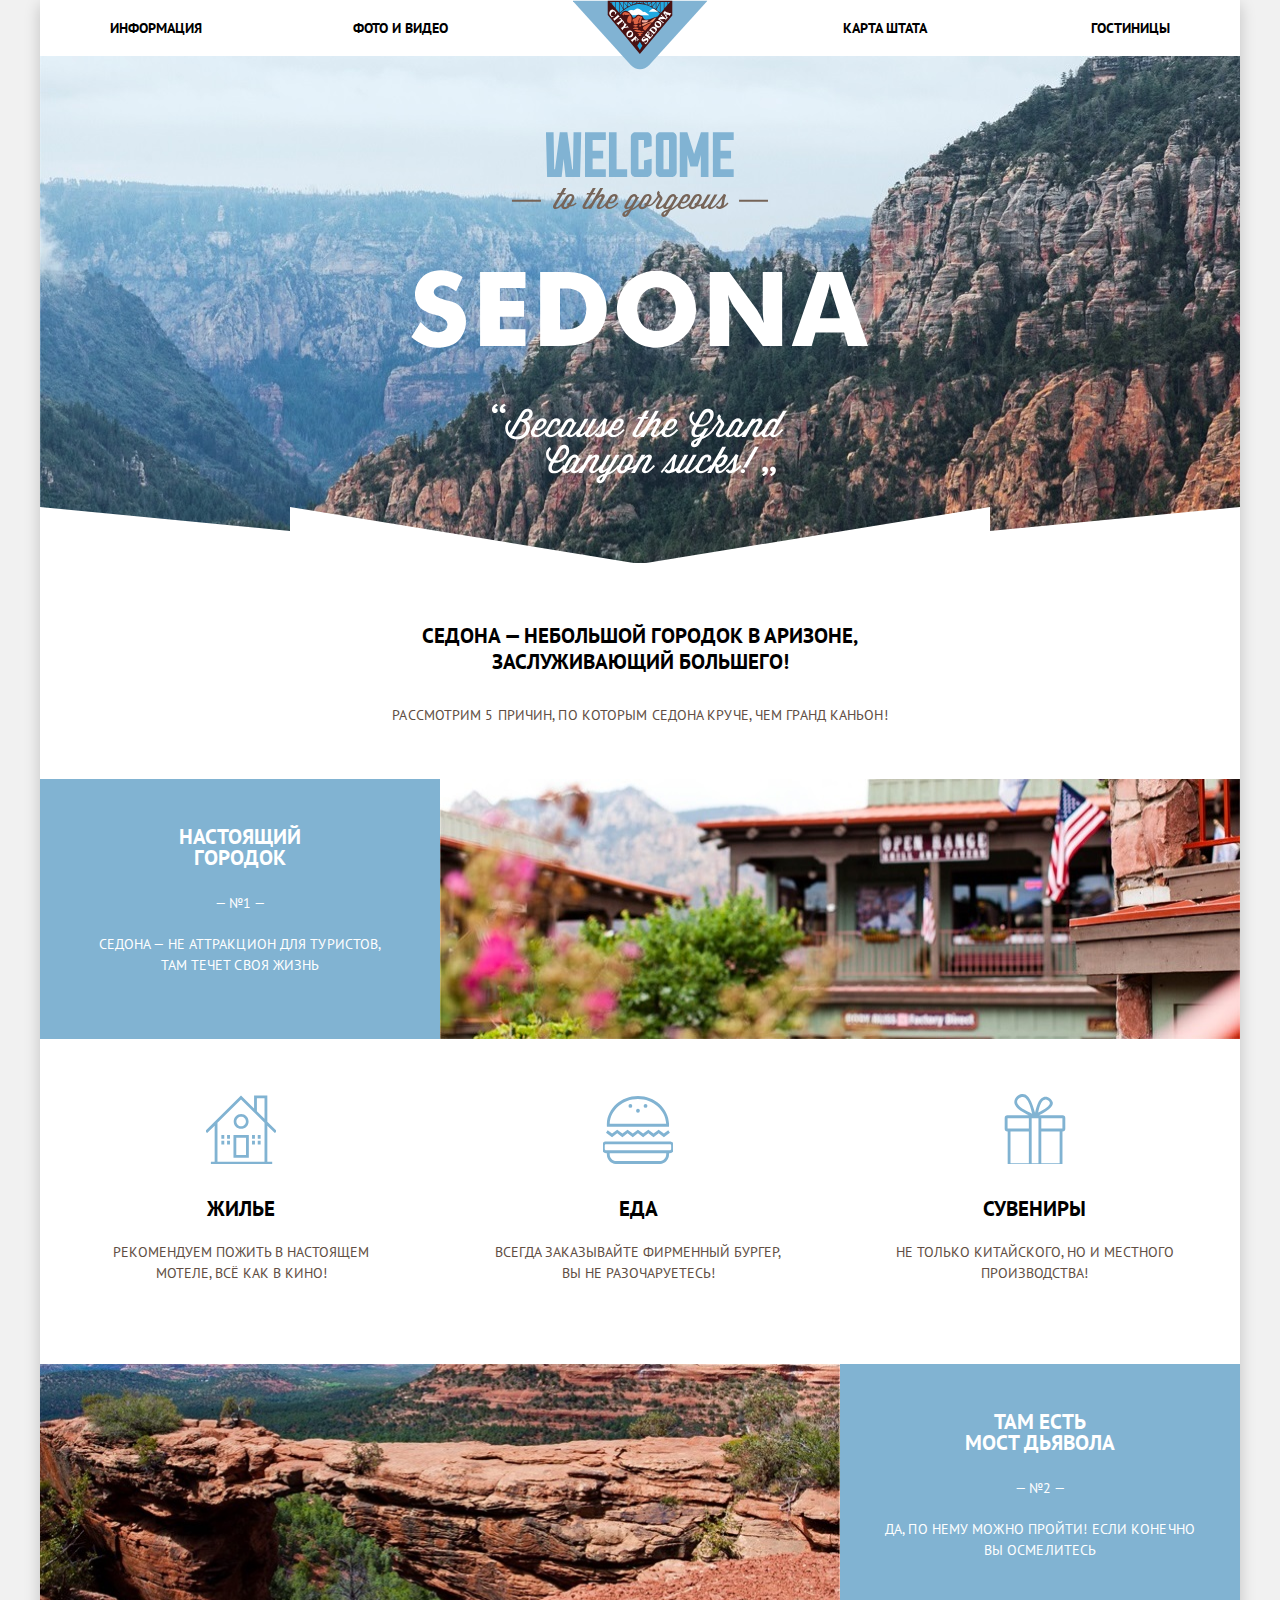
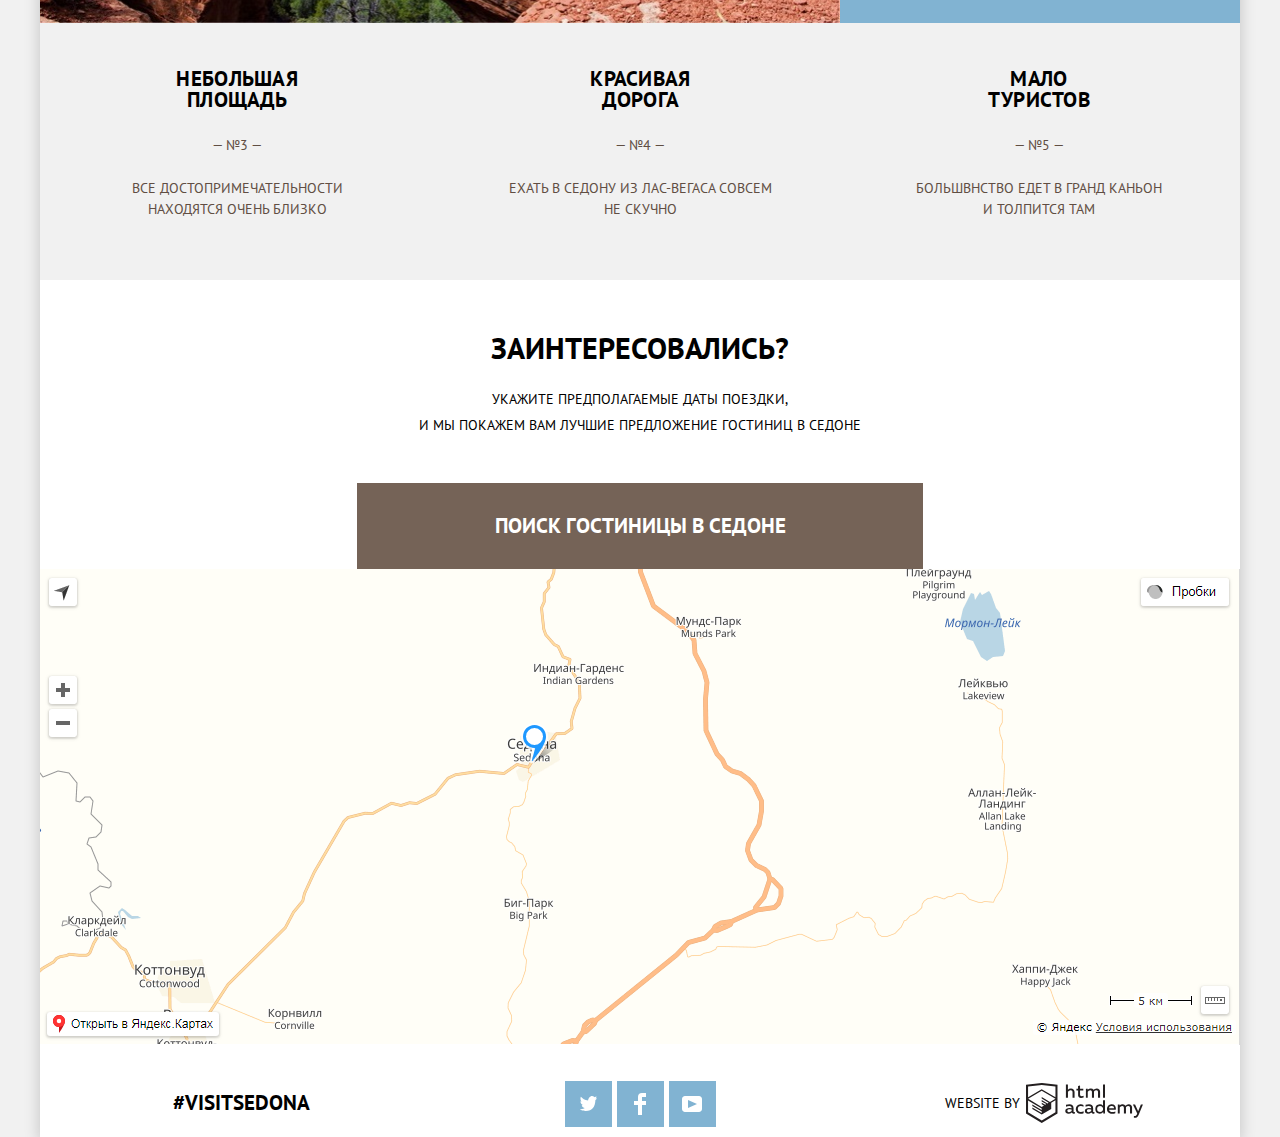
<file: index.html>
<!DOCTYPE html>
<html lang="ru">

<head>
  <meta charset="utf-8">
  <title>HTML Academy: Седона</title>
  <link href="https://fonts.googleapis.com/css?family=PT+Sans:400,700&amp;subset=latin,cyrillic" rel="stylesheet">
  <link rel="stylesheet" type="text/css" href="css/normalize.css">
  <link rel="stylesheet" href="css/style.min.css">
</head>

<body>
  <div class="container">
    <header class="main-header">
      <nav class="main-navigation">
        <a class="main-header-logo">
          <img src="img/svg-sedona/logo-sedona.svg" width="135" height="70" alt="Логотип сайта «Седона»">
        </a>
        <ul class="site-navigation">
          <li><a href="info.html">Информация</a></li>
          <li><a href="photo.html">Фото и видео</a></li>
          <li><a href="map.html">Карта штата</a></li>
          <li><a href="catalog.html">Гостиницы</a></li>
        </ul>
      </nav>
    </header>
    <main>
      <h2 class="visually-hidden">Sedona</h2>
      <section class="promo">
        <div class="promo-image">
          <img src="img/svg-sedona/intro-welcome.svg" width="800" height="352" alt="Welcome">
        </div>
      </section>
      <section class="features">
        <div class="feature-text-promo">
          <h3>Седона — небольшой городок в Аризоне, заслуживающий большего!</h3>
          <p>Рассмотрим 5 причин, по которым Седона круче, чем Гранд Каньон!<p>
        </div>
        <article class="feature">
          <div class="feature-text">
            <h3>Настоящий<br> городок</h3>
            <p>— №1 —</p>
            <p>Седона — не аттракцион для туристов, там течет своя жизнь</p>
          </div>
          <figure>
            <img src="img/layer-10.jpg" width="800" height="256" alt="Изображение городка Седона">
          </figure>
        </article>
        <article class="feature-more">
          <div class="feature-housing">
            <h3>Жилье</h3>
            <p>Рекомендуем пожить в настоящем мотеле, всё как в кино!</p>
          </div>
          <div class="feature-food">
            <h3>Еда</h3>
            <p>Всегда заказывайте фирменный бургер, вы не разочаруетесь!</p>
          </div>
          <div class="feature-souvenirs">
            <h3>Сувениры</h3>
            <p>Не только китайского, но и местного производства!</p>
          </div>
        </article>
        <article class="feature">
          <figure>
            <img src="./img/layer-5.jpg" width="800" height="256" alt="Изображение моста дьявола">
          </figure>
          <div class="feature-text bridge">
            <h3>Там есть<br> мост дьявола</h3>
            <p>— №2 —</p>
            <p>Да, по нему можно пройти! Если конечно вы осмелитесь</p>
          </div>
        </article>
        <article class="features-other">
          <div class="feature-square">
            <h3>Небольшая площадь</h3>
            <span>— №3 —</span>
            <p>Все достопримечательности находятся очень близко</p>
          </div>
          <div class="feature-road">
            <h3>Красивая дорога</h3>
            <span>— №4 —</span>
            <p>Ехать в Седону из Лас-Вегаса совсем не скучно</p>
          </div>
          <div class="feature-tourists">
            <h3>Мало туристов</h3>
            <span>— №5 —</span>
            <p>Большbнство едет в Гранд Каньон и толпится там</p>
          </div>
        </article>
      </section>
      <section class="order">
        <h2>Заинтересовались?</h2>
        <p>Укажите предполагаемые даты поездки,<br> и мы покажем вам лучшие предложение гостиниц в Седоне</p>
        <a href="form.html" class="button-search-hotel">Поиск гостиницы в Седоне</a>
        <form class="modal appointment-form" method="post" action="https://echo.htmlacademy.ru">
          <div class="appointment-items">
            <label for="appointment-date-in">Дата заезда:</label>
            <input class="input" id="appointment-date-in" type="text" name="date" value="" placeholder="24 апреля 2017">
            <button class="button appointment-date-button" type="button"><span class="visually-hidden">Календарь</span>
              <svg xmlns="http://www.w3.org/2000/svg" width="21" height="22" viewBox="0 0 21 22">
                <path d="M19.251 2.025h-2.845V.648c0-.381-.294-.689-.656-.689-.363 0-.656.308-.656.689v1.377h-3.938V.648c0-.381-.294-.689-.655-.689-.363 0-.657.308-.657.689v1.377H5.906V.648c0-.381-.294-.689-.656-.689-.363 0-.657.308-.657.689v1.377H1.75C.784 2.025 0 2.847 0 3.862v16.302C0 21.179.784 22 1.75 22h17.501c.966 0 1.749-.821 1.749-1.836V3.862c0-1.015-.783-1.837-1.749-1.837zm.437 18.139a.448.448 0 0 1-.437.459H1.75a.45.45 0 0 1-.438-.459V3.862a.45.45 0 0 1 .438-.459h2.844v1.378c0 .381.294.689.657.689.362 0 .656-.308.656-.689V3.403h3.938v1.378c0 .381.294.689.657.689.361 0 .655-.308.655-.689V3.403h3.938v1.378c0 .381.293.689.656.689.362 0 .656-.308.656-.689V3.403h2.845c.241 0 .437.206.437.459v16.302z" />
                <path d="M4.594 8.225h2.625v2.066H4.594zM4.594 11.668h2.625v2.067H4.594zM4.594 15.112h2.625v2.066H4.594zM9.188 15.112h2.625v2.066H9.188zM9.188 11.668h2.625v2.067H9.188zM9.188 8.225h2.625v2.066H9.188zM13.781 15.112h2.625v2.066h-2.625zM13.781 11.668h2.625v2.067h-2.625zM13.781 8.225h2.625v2.066h-2.625z" />
              </svg>
            </button>
          </div>
          <div class="appointment-items">
            <label for="appointment-date-out">Дата выезда:</label>
            <input class="input" id="appointment-date-out" type="text" name="date" value="" placeholder="4 июля 2017">
            <button class="appointment-date-button button" type="button"><span class="visually-hidden">Календарь</span>
              <svg xmlns="http://www.w3.org/2000/svg" width="21" height="22" viewBox="0 0 21 22">
                <path d="M19.251 2.025h-2.845V.648c0-.381-.294-.689-.656-.689-.363 0-.656.308-.656.689v1.377h-3.938V.648c0-.381-.294-.689-.655-.689-.363 0-.657.308-.657.689v1.377H5.906V.648c0-.381-.294-.689-.656-.689-.363 0-.657.308-.657.689v1.377H1.75C.784 2.025 0 2.847 0 3.862v16.302C0 21.179.784 22 1.75 22h17.501c.966 0 1.749-.821 1.749-1.836V3.862c0-1.015-.783-1.837-1.749-1.837zm.437 18.139a.448.448 0 0 1-.437.459H1.75a.45.45 0 0 1-.438-.459V3.862a.45.45 0 0 1 .438-.459h2.844v1.378c0 .381.294.689.657.689.362 0 .656-.308.656-.689V3.403h3.938v1.378c0 .381.294.689.657.689.361 0 .655-.308.655-.689V3.403h3.938v1.378c0 .381.293.689.656.689.362 0 .656-.308.656-.689V3.403h2.845c.241 0 .437.206.437.459v16.302z" />
                <path d="M4.594 8.225h2.625v2.066H4.594zM4.594 11.668h2.625v2.067H4.594zM4.594 15.112h2.625v2.066H4.594zM9.188 15.112h2.625v2.066H9.188zM9.188 11.668h2.625v2.067H9.188zM9.188 8.225h2.625v2.066H9.188zM13.781 15.112h2.625v2.066h-2.625zM13.781 11.668h2.625v2.067h-2.625zM13.781 8.225h2.625v2.066h-2.625z" />
              </svg>
            </button>
          </div>
          <div class="appointment">
            <div class="appointment-item-adults">
              <label for="number">Взрослые:</label>
              <button class="appointment-quantity-down button" type="button"></button>
              <input class="appointment-input input" type="number" id="quantity" name="number" min="0" max="10" placeholder="2">
              <button class="button appointment-quantity-up" type="button"></button>
            </div>
            <div class="appointment-item-children">
              <label for="number">Дети:</label>
              <button class="appointment-quantity-down button" type="button"></button>
              <input class="appointment-input input" type="number" id="number" name="number" min="0" max="10" placeholder="0">
              <button class="appointment-quantity-up button" type="button"></button>
            </div>
          </div>
          <button class="button-search button" type="submit">Найти</button>
        </form>
      </section>
      <section>
        <iframe class="iframe" src="https://yandex.ru/map-widget/v1/?um=constructor%3Ad674c4cfaf1329c9983168c10f88d07866010ee8697fd5e52167852681f2918b&amp;source=constructor" width="1200" height="476" allowfullscreen>
        </iframe>
      </section>
    </main>
    <footer class="main-footer">
      <p class="footer-slogan">#Visitsedona</p>
      <ul class="footer-social">
        <li><a class="social-button" href="#"><span class="visually-hidden">Твитер</span>
            <svg xmlns="http://www.w3.org/2000/svg" xmlns:xlink="http://www.w3.org/1999/xlink" width="17" height="15" viewBox="0 0 17 15">
              <path fill="#FFF" d="M10.95.144c1.685-.496 2.984.27 3.577 1.179.673-.231 1.331-.481 2.011-.708a2.345 2.345 0 0 1-.857 1.768c.685.17 1.304-.491 1.304-.491-.169 1-1.006 1.788-1.563 2.024-.231 6.75-3.175 11.217-10.077 11.082h-.446c-.41 0-4.164-.46-4.898-1.887 2.271.196 3.893-.422 4.693-1.177-.96-.3-2.679-.477-2.979-2.95.349.106.564.228 1.19.119C1.705 8.247.374 7.53.448 5.33c.285.328 1.067.536 1.34.472C1.085 5.561-.182 2.442.894.85c1.818 1.854 3.735 3.606 7.152 3.773C8.254 2.33 9.183.793 10.95.144z" />
            </svg>
          </a></li>
        <li><a class="social-button" href="#"><span class="visually-hidden">Фейсбук</span>
            <svg xmlns="http://www.w3.org/2000/svg" width="12" height="22" viewBox="0 0 12 22">
              <path fill="#FFF" d="M12 4V0H8a4 4 0 0 0-4 4v4H0v4h4v10h4V12h4V8H8V4h4z" />
            </svg>
          </a></li>
        <li><a class="social-button" href="#"><span class="visually-hidden">Ютуб</span>
            <svg xmlns="http://www.w3.org/2000/svg" xmlns:xlink="http://www.w3.org/1999/xlink" width="20" height="16" viewBox="0 0 20 16">
              <path fill="#FFF" d="M17 0H3C1.35 0 0 1.35 0 3v10c0 1.65 1.35 3 3 3h14c1.65 0 3-1.35 3-3V3c0-1.65-1.35-3-3-3zM6.027 11.998V4.002L15.014 8l-8.987 3.998z" />
            </svg>
          </a></li>
      </ul>
      <p class="footer-copyright">
        <b>Website by</b>
        <a class="copyright-button" href="https://htmlacademy.ru/intensive/htmlcss"><span class="visually-hidden">HTML Academy</span>
          <svg id="Layer_1" data-name="Layer 1" xmlns="http://www.w3.org/2000/svg" viewBox="0 0 108.08 36.85">
            <title>logo-htmlacademy-small</title>
            <path d="M44.61,26.88a2,2,0,0,0,.55-0.1v1.33a3.25,3.25,0,0,1-1.18.21,1.67,1.67,0,0,1-1.67-1,4.84,4.84,0,0,1-3.14,1.08c-1.51,0-2.91-.83-2.91-2.55,0-2.13,2-2.79,3.71-2.79a11.08,11.08,0,0,1,2.17.25v-0.3c0-1-.76-1.77-2.19-1.77a7.42,7.42,0,0,0-3,.64v-1.7a10.21,10.21,0,0,1,3.19-.55c2.36,0,3.81,1.12,3.81,3.65v3a0.54,0.54,0,0,0,.49.59h0.17Zm-6.44-1.13A1.35,1.35,0,0,0,39.63,27h0.11a3.39,3.39,0,0,0,2.41-1V24.58a9.72,9.72,0,0,0-1.81-.21c-1,0-2.16.33-2.16,1.38h0Zm12.36-6.11a5,5,0,0,1,2.57.64V22a4.08,4.08,0,0,0-2.3-.7,2.75,2.75,0,1,0,0,5.49,5,5,0,0,0,2.43-.64v1.71a6.27,6.27,0,0,1-2.76.57A4.21,4.21,0,0,1,46,24.51q0-.21,0-0.41a4.32,4.32,0,0,1,4.18-4.46h0.38Zm12.17,7.24a2,2,0,0,0,.55-0.1v1.33a3.25,3.25,0,0,1-1.18.21,1.67,1.67,0,0,1-1.67-1,4.84,4.84,0,0,1-3.14,1.08c-1.51,0-2.91-.83-2.91-2.55,0-2.13,2-2.79,3.71-2.79a11.08,11.08,0,0,1,2.17.25v-0.3c0-1-.76-1.77-2.19-1.77a7.42,7.42,0,0,0-3,.64v-1.7a10.21,10.21,0,0,1,3.19-.55c2.36,0,3.81,1.12,3.81,3.65v3a0.54,0.54,0,0,0,.49.59h0.17Zm-6.44-1.13A1.35,1.35,0,0,0,57.73,27h0.11a3.39,3.39,0,0,0,2.41-1V24.58a9.72,9.72,0,0,0-1.81-.21c-1.06,0-2.16.33-2.16,1.38h0ZM73,16V28.2H71.35V26.88a3.88,3.88,0,0,1-3.19,1.54,4.4,4.4,0,0,1,0-8.78,3.81,3.81,0,0,1,3,1.3V16H73Zm-4.53,5.22a2.76,2.76,0,1,0,0,5.52A2.86,2.86,0,0,0,71.15,25V23A2.91,2.91,0,0,0,68.49,21.27ZM79,19.64c3.31,0,4.46,2.68,3.92,5.09H76.7c0.21,1.5,1.67,2.11,3.19,2.11a6.11,6.11,0,0,0,2.64-.59v1.6a7.14,7.14,0,0,1-3,.57C77,28.42,74.78,27,74.78,24a4.18,4.18,0,0,1,4-4.39H79Zm0.09,1.54a2.28,2.28,0,0,0-2.44,2.1v0.06H81.3A2,2,0,0,0,79.13,21.18Zm5.73,7V19.87h1.65v1a3.81,3.81,0,0,1,2.78-1.27A2.86,2.86,0,0,1,91.89,21a4.12,4.12,0,0,1,2.91-1.33A3.06,3.06,0,0,1,98,23V28.2h-1.9V23.05a1.59,1.59,0,0,0-1.42-1.75H94.42a2.8,2.8,0,0,0-2.07,1.12V28.2h-1.9V23.05A1.59,1.59,0,0,0,89,21.31H88.8a3,3,0,0,0-2.21,1.29v5.63H84.86Zm21.31-8.33h1.9l-3.91,9.46c-0.9,2.17-2.09,2.86-3.35,2.86a4.76,4.76,0,0,1-1.1-.14V30.46a2.86,2.86,0,0,0,.85.12c0.9,0,1.58-.64,2.07-1.9l0.17-.42-4-8.4h2l2.86,6.29ZM38.73,1.46V6.22a3.81,3.81,0,0,1,2.7-1.14,3.25,3.25,0,0,1,3.44,3.4v5.15H43V8.72a1.81,1.81,0,0,0-1.61-2h-0.3a2.93,2.93,0,0,0-2.32,1.39v5.52h-1.9V1.46h1.9ZM49.94,2.31v3h3V6.91h-3v3.81c0,1.1.5,1.46,1.58,1.46a4.49,4.49,0,0,0,1.69-.33v1.6A6.8,6.8,0,0,1,51,13.8a2.55,2.55,0,0,1-2.86-2.74V6.89H46.58V5.26h1.5V2.74Zm5.4,11.31V5.28H57v1A3.81,3.81,0,0,1,59.77,5a2.86,2.86,0,0,1,2.6,1.33A4.12,4.12,0,0,1,65.28,5,3.06,3.06,0,0,1,68.44,8.4v5.21h-1.9V8.46a1.59,1.59,0,0,0-1.42-1.75H64.89a2.8,2.8,0,0,0-2.07,1.12v5.78h-1.9V8.46A1.59,1.59,0,0,0,59.5,6.71H59.27A3,3,0,0,0,57.06,8v5.63H55.34ZM71.17,1.45H73V13.6H71.17V1.45ZM14.71,0H14.55L0,1.54V28.21l14.55,8.66,14.55-8.66V1.54Zm12.5,27.1L14.55,34.64,1.9,27.12V16.18l12.59,7.5V25L5.86,19.9v1.31l8.68,5.21v1.39L5.87,22.65V24l8.68,5.21,8.75-5.24V18.31L27.2,16V27.12Zm0-12.53-3.48,2-1.6,1L14.51,13v1.31L21,18.23H21l-0.14.09-1,.54-5.37-3.2V17l4.24,2.52-1,.67-3.2-1.9v1.31l2.1,1.24L14.5,22.1,2,14.65,14.51,7.11Zm0-1.32L14.49,5.76,1.91,13.25v-10L14.56,1.92,27.21,3.25v10h0Z"
              transform="translate(0 -0.02)" fill="#231f20" />
          </svg>
        </a>
      </p>
    </footer>
  </div>
  <script src="js/script.min.js"></script>
</body>
</html>
</file>
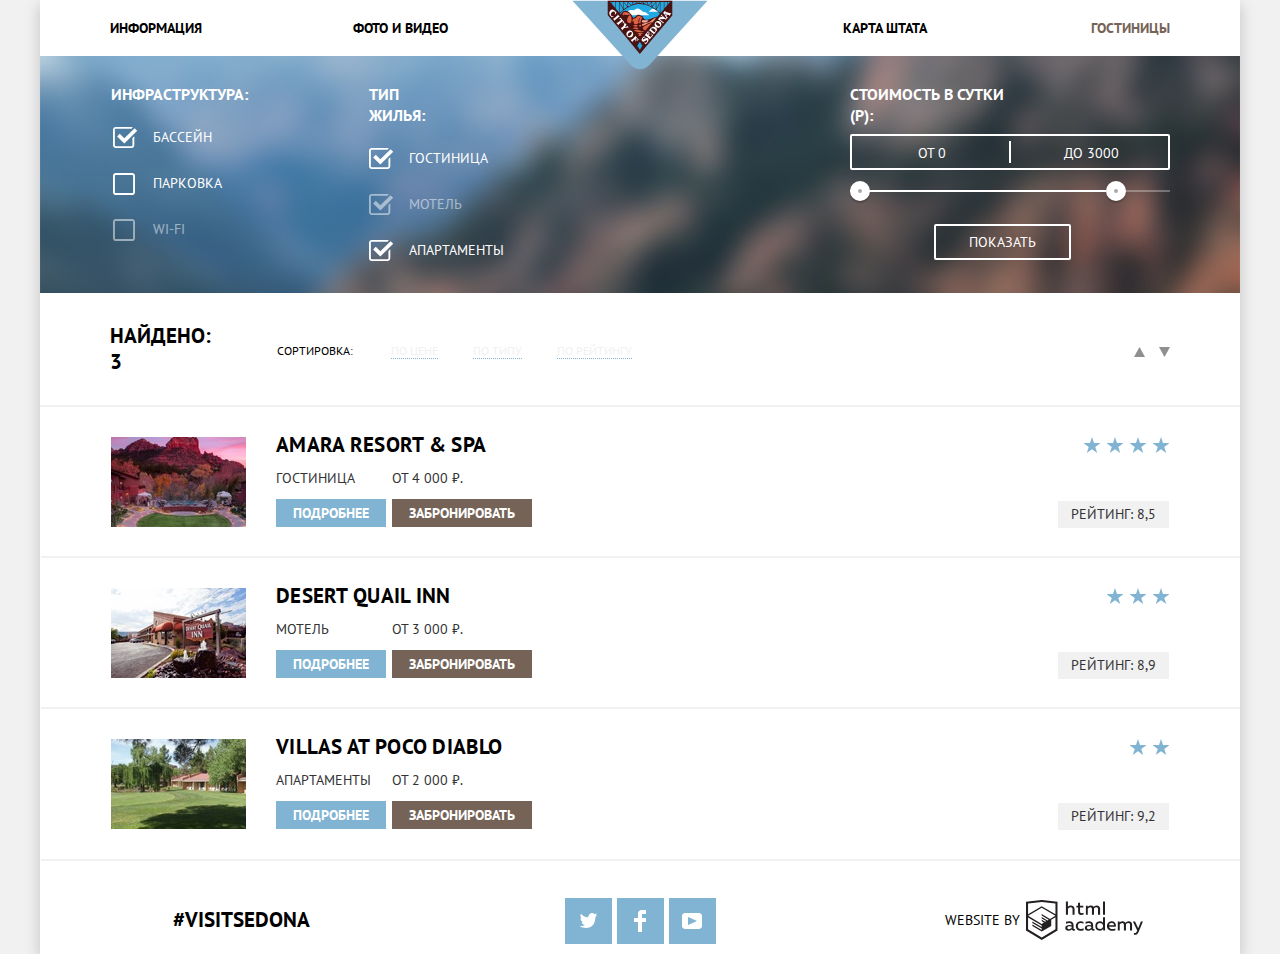
<file: catalog.html>
<!DOCTYPE html>
<html lang="ru">

<head>
  <meta charset="utf-8">
  <title>HTML Academy: Седона</title>
  <link href="https://fonts.googleapis.com/css?family=PT+Sans:400,700" rel="stylesheet">
  <link rel="stylesheet" type="text/css" href="css/normalize.css">
  <link rel="stylesheet" href="css/style.min.css">
</head>

<body>
  <div class="container">
    <header class="main-header">
      <nav class="main-navigation">
        <a class="main-header-logo" href="index.html">
          <img src="img/svg-sedona/logo-sedona.svg" width="135" height="70" alt="Логотип сайта «Седона»">
        </a>
        <ul class="site-navigation">
          <li><a href="info.html">Информация</a></li>
          <li><a href="photo.html">Фото и видео</a></li>
          <li><a href="map.html">Карта штата</a></li>
          <li class="site-navigation-current"><a href="hotel.html">Гостиницы</a></li>
        </ul>
      </nav>
    </header>
    <main class="main-container">
      <form class="form filter" method="get" action="https://echo.htmlacademy.ru">
        <fieldset>
          <legend>Инфраструктура:</legend>
          <ul class="checkbox-benefits">
            <li>
              <input class="input checkbox" type="checkbox" name="pool" id="filter-pool" checked>
              <label for="filter-pool">Бассейн</label>
            </li>
            <li>
              <input class="input checkbox" type="checkbox" name="parking" id="filter-parking">
              <label for="filter-parking">Парковка</label>
            </li>
            <li>
              <input class="input checkbox" type="checkbox" name="wi-fi" id="filter-wi-fi" disabled>
              <label for="filter-wi-fi">Wi-Fi</label>
            </li>
          </ul>
        </fieldset>
        <fieldset class="hotel-title">
          <legend>Тип жилья:</legend>
          <ul class="checkbox-hotels">
            <li>
              <input class="input checkbox" type="checkbox" name="hotel" id="filter-hotel" checked>
              <label for="filter-hotel">Гостиница</label>
            </li>
            <li>
              <input class="input checkbox" type="checkbox" name="motel" id="filter-motel" checked disabled>
              <label for="filter-motel">Мотель</label>
            </li>
            <li>
              <input class="input checkbox" type="checkbox" name="apartments" id="filter-apartments" checked>
              <label for="filter-apartments">Апартаменты</label>
            </li>
          </ul>
        </fieldset>
        <fieldset>
          <legend class="filter-range-title">Стоимость в сутки (р):</legend>
          <div class="filter-range">
            <div class="price-controls">
              <label class="min-price">от <input class="input" type="text" name="min-price" value="0"></label>
              <label class="max-price">до <input class="input" type="text" name="max-price" value="3000"></label>
            </div>
            <div class="range-controls">
              <div class="scale">
                <div class="bar"></div>
              </div>
              <div class="range-toggle range-toggle-min"></div>
              <div class="range-toggle range-toggle-max"></div>
            </div>
            <button class="button btn-transparent" type="submit">Показать</button>
          </div>
        </fieldset>
      </form>
      <div class="button-filter-sort">
        <h3>Найдено: 3</h3>
        <div class="button-filter">
          Сортировка:
          <a href="#">По цене</a>
          <a href="#">По типу</a>
          <a href="#">По рейтингу</a>
        </div>
        <div class="button-sort">
          <a class="button-sort-up"><span class="visually-hidden">По возрастанию</span>
            <svg xmlns="http://www.w3.org/2000/svg" width="11" height="10" viewBox="0 0 11 10">
              <path fill="#231F20" d="M5.5 0L0 10h11z" />
            </svg>
          </a>
          <a class="button-sort-down"><span class="visually-hidden">По убыванию</span>
            <svg xmlns="http://www.w3.org/2000/svg" width="11" height="10" viewBox="0 0 11 10">
              <path fill="#231F20" d="M5.5 10L0 0h11" />
            </svg>
          </a>
        </div>
      </div>
      <section>
        <h2 class="visually-hidden">Список гостиниц</h2>
        <ul class="hotel-list">
          <li class="hotel-item">
            <figure>
              <img src="img/hotel-1.jpg" width="135" height="90" alt="Amara resort & SPA">
            </figure>
            <div class="hotel-item-card">
              <h3>
                <a href="hotel-item.html">Amara resort & SPA</a>
              </h3>
              <div class="hotel-item-type-button">
                <div class="hotel-item-buttons">
                  <b class="hotel-item-type">Гостиница</b>
                  <p class="hotel-item-button-more">
                    <a class="button-more" href=#>Подробнее</a>
                  </p>
                </div>
                <div class="hotel-item-buttons">
                  <b class="hotel-item-type">От 4 000 ₽.</b>
                  <p class="hotel-item-button-book">
                    <a class="button-book" href=#>Забронировать</a>
                  </p>
                </div>
              </div>
            </div>
            <div class="card-rating">
              <div class="card-rating-values">
                <p class="card-rating-value"><span class="visually-hidden">4</span></p>
                <p class="card-rating-value"><span class="visually-hidden">4</span></p>
                <p class="card-rating-value"><span class="visually-hidden">4</span></p>
                <p class="card-rating-value"><span class="visually-hidden">4</span></p>
              </div>
              <b class="card-rating-rank">Рейтинг: 8,5</b>
            </div>
          </li>
          <li class="hotel-item">
            <figure>
              <img src="img/hotel-3.jpg" width="135" height="90" alt="Desert Quail Inn">
            </figure>
            <div class="hotel-item-card">
              <h3>
                <a href="hotel-item.html">Desert Quail Inn</a>
              </h3>
              <div class="hotel-item-type-button">
                <div class="hotel-item-buttons">
                  <b class="hotel-item-type">Мотель</b>
                  <p class="hotel-item-button-more">
                    <a class="button-more" href=#>Подробнее</a>
                  </p>
                </div>
                <div class="hotel-item-buttons">
                  <b class="hotel-item-type">От 3 000 ₽.</b>
                  <p class="hotel-item-button-book">
                    <a class="button-book" href=#>Забронировать</a>
                  </p>
                </div>
              </div>
            </div>
            <div class="card-rating">
              <div class="card-rating-values">
                <p class="card-rating-value"><span class="visually-hidden">3</span></p>
                <p class="card-rating-value"><span class="visually-hidden">3</span></p>
                <p class="card-rating-value"><span class="visually-hidden">3</span></p>
              </div>
              <b class="card-rating-rank">Рейтинг: 8,9</b>
            </div>
          </li>
          <li class="hotel-item">
            <figure>
              <img src="img/hotel-2.jpg" width="135" height="90" alt="Villas at Poco Diablo">
            </figure>
            <div class="hotel-item-card">
              <h3>
                <a href="hotel-item.html">Villas at Poco Diablo</a>
              </h3>
              <div class="hotel-item-type-button">
                <div class="hotel-item-buttons">
                  <b class="hotel-item-type">Апартаменты</b>
                  <p class="hotel-item-button-more">
                    <a class="button-more" href=#>Подробнее</a>
                  </p>
                </div>
                <div class="hotel-item-buttons">
                  <b class="hotel-item-type">От 2 000 ₽.</b>
                  <p class="hotel-item-button-book">
                    <a class="button-book" href=#>Забронировать</a>
                  </p>
                </div>
              </div>
            </div>
            <div class="card-rating">
              <div class="card-rating-values">
                <p class="card-rating-value"><span class="visually-hidden">2</span></p>
                <p class="card-rating-value"><span class="visually-hidden">2</span></p>
              </div>
              <b class="card-rating-rank">Рейтинг: 9,2</b>
            </div>
          </li>
        </ul>
      </section>
    </main>
    <footer class="main-footer">
      <p class="footer-slogan">#Visitsedona</p>
      <ul class="footer-social">
        <li><a class="social-button" href="#"><span class="visually-hidden">Твитер</span>
            <svg xmlns="http://www.w3.org/2000/svg" xmlns:xlink="http://www.w3.org/1999/xlink" width="17" height="15" viewBox="0 0 17 15">
              <path fill="#FFF" d="M10.95.144c1.685-.496 2.984.27 3.577 1.179.673-.231 1.331-.481 2.011-.708a2.345 2.345 0 0 1-.857 1.768c.685.17 1.304-.491 1.304-.491-.169 1-1.006 1.788-1.563 2.024-.231 6.75-3.175 11.217-10.077 11.082h-.446c-.41 0-4.164-.46-4.898-1.887 2.271.196 3.893-.422 4.693-1.177-.96-.3-2.679-.477-2.979-2.95.349.106.564.228 1.19.119C1.705 8.247.374 7.53.448 5.33c.285.328 1.067.536 1.34.472C1.085 5.561-.182 2.442.894.85c1.818 1.854 3.735 3.606 7.152 3.773C8.254 2.33 9.183.793 10.95.144z" />
            </svg>
          </a></li>
        <li><a class="social-button" href="#"><span class="visually-hidden">Фейсбук</span>
            <svg xmlns="http://www.w3.org/2000/svg" width="12" height="22" viewBox="0 0 12 22">
              <path fill="#FFF" d="M12 4V0H8a4 4 0 0 0-4 4v4H0v4h4v10h4V12h4V8H8V4h4z" />
            </svg>
          </a></li>
        <li><a class="social-button" href="#"><span class="visually-hidden">Ютуб</span>
            <svg xmlns="http://www.w3.org/2000/svg" xmlns:xlink="http://www.w3.org/1999/xlink" width="20" height="16" viewBox="0 0 20 16">
              <path fill="#FFF" d="M17 0H3C1.35 0 0 1.35 0 3v10c0 1.65 1.35 3 3 3h14c1.65 0 3-1.35 3-3V3c0-1.65-1.35-3-3-3zM6.027 11.998V4.002L15.014 8l-8.987 3.998z" />
            </svg>
          </a></li>
      </ul>
      <p class="footer-copyright">
        <b>Website by</b>
        <a class="copyright-button" href="https://htmlacademy.ru"><span class="visually-hidden">HTML Academy</span>
          <svg id="Layer_1" data-name="Layer 1" xmlns="http://www.w3.org/2000/svg" viewBox="0 0 108.08 36.85">
            <title>logo-htmlacademy-small1</title>
            <path d="M44.61,26.88a2,2,0,0,0,.55-0.1v1.33a3.25,3.25,0,0,1-1.18.21,1.67,1.67,0,0,1-1.67-1,4.84,4.84,0,0,1-3.14,1.08c-1.51,0-2.91-.83-2.91-2.55,0-2.13,2-2.79,3.71-2.79a11.08,11.08,0,0,1,2.17.25v-0.3c0-1-.76-1.77-2.19-1.77a7.42,7.42,0,0,0-3,.64v-1.7a10.21,10.21,0,0,1,3.19-.55c2.36,0,3.81,1.12,3.81,3.65v3a0.54,0.54,0,0,0,.49.59h0.17Zm-6.44-1.13A1.35,1.35,0,0,0,39.63,27h0.11a3.39,3.39,0,0,0,2.41-1V24.58a9.72,9.72,0,0,0-1.81-.21c-1,0-2.16.33-2.16,1.38h0Zm12.36-6.11a5,5,0,0,1,2.57.64V22a4.08,4.08,0,0,0-2.3-.7,2.75,2.75,0,1,0,0,5.49,5,5,0,0,0,2.43-.64v1.71a6.27,6.27,0,0,1-2.76.57A4.21,4.21,0,0,1,46,24.51q0-.21,0-0.41a4.32,4.32,0,0,1,4.18-4.46h0.38Zm12.17,7.24a2,2,0,0,0,.55-0.1v1.33a3.25,3.25,0,0,1-1.18.21,1.67,1.67,0,0,1-1.67-1,4.84,4.84,0,0,1-3.14,1.08c-1.51,0-2.91-.83-2.91-2.55,0-2.13,2-2.79,3.71-2.79a11.08,11.08,0,0,1,2.17.25v-0.3c0-1-.76-1.77-2.19-1.77a7.42,7.42,0,0,0-3,.64v-1.7a10.21,10.21,0,0,1,3.19-.55c2.36,0,3.81,1.12,3.81,3.65v3a0.54,0.54,0,0,0,.49.59h0.17Zm-6.44-1.13A1.35,1.35,0,0,0,57.73,27h0.11a3.39,3.39,0,0,0,2.41-1V24.58a9.72,9.72,0,0,0-1.81-.21c-1.06,0-2.16.33-2.16,1.38h0ZM73,16V28.2H71.35V26.88a3.88,3.88,0,0,1-3.19,1.54,4.4,4.4,0,0,1,0-8.78,3.81,3.81,0,0,1,3,1.3V16H73Zm-4.53,5.22a2.76,2.76,0,1,0,0,5.52A2.86,2.86,0,0,0,71.15,25V23A2.91,2.91,0,0,0,68.49,21.27ZM79,19.64c3.31,0,4.46,2.68,3.92,5.09H76.7c0.21,1.5,1.67,2.11,3.19,2.11a6.11,6.11,0,0,0,2.64-.59v1.6a7.14,7.14,0,0,1-3,.57C77,28.42,74.78,27,74.78,24a4.18,4.18,0,0,1,4-4.39H79Zm0.09,1.54a2.28,2.28,0,0,0-2.44,2.1v0.06H81.3A2,2,0,0,0,79.13,21.18Zm5.73,7V19.87h1.65v1a3.81,3.81,0,0,1,2.78-1.27A2.86,2.86,0,0,1,91.89,21a4.12,4.12,0,0,1,2.91-1.33A3.06,3.06,0,0,1,98,23V28.2h-1.9V23.05a1.59,1.59,0,0,0-1.42-1.75H94.42a2.8,2.8,0,0,0-2.07,1.12V28.2h-1.9V23.05A1.59,1.59,0,0,0,89,21.31H88.8a3,3,0,0,0-2.21,1.29v5.63H84.86Zm21.31-8.33h1.9l-3.91,9.46c-0.9,2.17-2.09,2.86-3.35,2.86a4.76,4.76,0,0,1-1.1-.14V30.46a2.86,2.86,0,0,0,.85.12c0.9,0,1.58-.64,2.07-1.9l0.17-.42-4-8.4h2l2.86,6.29ZM38.73,1.46V6.22a3.81,3.81,0,0,1,2.7-1.14,3.25,3.25,0,0,1,3.44,3.4v5.15H43V8.72a1.81,1.81,0,0,0-1.61-2h-0.3a2.93,2.93,0,0,0-2.32,1.39v5.52h-1.9V1.46h1.9ZM49.94,2.31v3h3V6.91h-3v3.81c0,1.1.5,1.46,1.58,1.46a4.49,4.49,0,0,0,1.69-.33v1.6A6.8,6.8,0,0,1,51,13.8a2.55,2.55,0,0,1-2.86-2.74V6.89H46.58V5.26h1.5V2.74Zm5.4,11.31V5.28H57v1A3.81,3.81,0,0,1,59.77,5a2.86,2.86,0,0,1,2.6,1.33A4.12,4.12,0,0,1,65.28,5,3.06,3.06,0,0,1,68.44,8.4v5.21h-1.9V8.46a1.59,1.59,0,0,0-1.42-1.75H64.89a2.8,2.8,0,0,0-2.07,1.12v5.78h-1.9V8.46A1.59,1.59,0,0,0,59.5,6.71H59.27A3,3,0,0,0,57.06,8v5.63H55.34ZM71.17,1.45H73V13.6H71.17V1.45ZM14.71,0H14.55L0,1.54V28.21l14.55,8.66,14.55-8.66V1.54Zm12.5,27.1L14.55,34.64,1.9,27.12V16.18l12.59,7.5V25L5.86,19.9v1.31l8.68,5.21v1.39L5.87,22.65V24l8.68,5.21,8.75-5.24V18.31L27.2,16V27.12Zm0-12.53-3.48,2-1.6,1L14.51,13v1.31L21,18.23H21l-0.14.09-1,.54-5.37-3.2V17l4.24,2.52-1,.67-3.2-1.9v1.31l2.1,1.24L14.5,22.1,2,14.65,14.51,7.11Zm0-1.32L14.49,5.76,1.91,13.25v-10L14.56,1.92,27.21,3.25v10h0Z"
              transform="translate(0 -0.02)" fill="#231f20" />
          </svg>
        </a>
      </p>
    </footer>
  </div>
</body>

</html>
</file>
<file: css/style.min.css>
.site-navigation a,body{color:#000}.features h3,.features p,.features span,.main-navigation{line-height:26px;text-transform:uppercase}.feature-text-promo,.features h3,.main-navigation{text-transform:uppercase}.feature-food h3:before,.feature-housing h3:before,.promo,.promo:before{background-repeat:no-repeat}.appointment-date-button,.feature-more h3:before,.promo:before{content:""}.button-filter a,a{text-decoration:none}.filter ul,.footer-social,.hotel-list,.site-navigation{list-style:none}body{margin:0;padding:0;font-family:"PT Sans",Arial,sans-serif;font-weight:700;background-color:#f1f1f1}.container{width:1200px;margin:0 auto;background-color:#fff;-webkit-box-shadow:0 5px 15px rgba(0,1,1,.2);box-shadow:0 5px 15px rgba(0,1,1,.2)}.header{position:relative}.main-header-logo{position:absolute;top:0;left:50%;-webkit-transform:translateX(-50%);-ms-transform:translateX(-50%);transform:translateX(-50%);z-index:2}.appointment-form,.feature-more h3:before{-webkit-transform:translateX(-50%);-ms-transform:translateX(-50%)}.main-navigation .site-navigation{display:-webkit-box;display:-ms-flexbox;display:flex;-webkit-box-pack:justify;-ms-flex-pack:justify;justify-content:space-between;flex-wrap:wrap}.main-navigation{font-size:14px;font-weight:700;text-align:center;color:#000;background-color:#fff;-webkit-box-orient:horizontal;-webkit-box-direction:normal;-ms-flex-direction:row;flex-direction:row}.site-navigation{margin:0;padding:15px 70px}.site-navigation li{width:240px}.site-navigation li:nth-child(2){margin-right:90px}.site-navigation li:nth-child(-n+2){text-align:left}.site-navigation li:nth-child(n+3){text-align:right}.site-navigation a:hover{color:#81b3d2}.site-navigation a:focus{color:#f1f1f1}.site-navigation a:active{color:#000}.site-navigation-current a{color:#766357}.promo{background-image:url(../img/background-photo1.jpg);background-color:#F0F8FF;background-position:top;background-size:100%;padding-top:76px;padding-bottom:87px;position:relative;z-index:1}.promo-image{text-align:center;margin-bottom:-11px}.feature-text-promo{background-color:#fff;padding:0 350px}.feature-text-promo p{margin:0;padding-top:27px;padding-bottom:12px;letter-spacing:.1px}.features h3{position:relative;font-size:21px;font-weight:700;text-align:center;margin:0;padding-top:60px}.feature p,.features p,.features span,.order{font-size:14px;font-weight:400}.promo:before{position:absolute;bottom:0;left:0;background-image:url(../img/svg-sedona/intro-mask.svg);background-position:top center;background-size:cover;width:100%;height:56px}.feature-food h3:before,.feature-housing h3:before,.feature-souvenirs h3:before{background-position:top center;background-size:72px 72px}.features p,.features span{color:#604e43;text-align:center;margin:0}.feature{display:-webkit-box;display:-ms-flexbox;display:flex;min-height:256px;background-color:#81b3d2;color:#fff}.feature img,.feature-text{height:100%}.feature figure{margin:0}.feature p{line-height:21px;letter-spacing:.1px;color:#fff;text-align:center;margin:0;padding:20px 55px 0}.bridge p{padding-left:40px;padding-right:40px}.feature h3{margin:0;line-height:21px;padding-top:47px;padding-bottom:5px}.features-other h3{padding:0 120px 10px}.feature-more,.features-other{display:-webkit-box;display:-ms-flexbox;display:flex;padding-top:60px;text-align:center}.feature-more{margin:0;padding:80px 0 80px 10px}.feature-food,.feature-housing,.feature-road,.feature-souvenirs,.feature-square,.feature-tourists{width:32.33333%;padding-right:14px}.feature-more h3{position:relative;padding-top:77px;padding-bottom:20px}.feature-more p{line-height:21px;margin:0;padding:0 40px}.feature-more h3:before{position:absolute;top:-25px;left:50%;transform:translateX(-50%);width:70px;height:70px}.button-search-hotel,.order{position:relative;text-align:center;text-transform:uppercase}.feature-housing h3:before{background-image:url(../img/svg-sedona/icon-1.svg)}.feature-food h3:before{background-image:url(../img/svg-sedona/icon-3.svg)}.feature-souvenirs h3:before{background-image:url(../img/svg-sedona/icon-2.svg);background-repeat:no-repeat}.filter,.iframe{background-position:center;background-repeat:no-repeat}.features-other{background-color:#f1f1f1;margin:0;padding-left:10px;padding-bottom:40px}.feature-road,.feature-square,.feature-tourists{margin-top:-15px}.features-other h3{margin:0;line-height:21px;letter-spacing:.3px;padding-bottom:22px}.features-other p{margin:0;line-height:21px;padding:20px 55px}.feature-road{margin-left:15px;margin-right:10px}.feature-tourists p{padding:20px 60px}.order{line-height:26px}.order h2{margin:0;font-size:30px;line-height:36px;font-weight:700;padding-top:50px;padding-bottom:20px}.order p{margin:0;line-height:26px;padding-bottom:45px}.button-search-hotel{display:inline-block;width:566px;padding:30px 0;background-color:#756357;color:#fff;font-size:21px;line-height:26px;font-weight:700;vertical-align:middle;border:none}@keyframes bounce{0%{top:500px}70%{top:390px}90%{top:340px}100%{top:290px}}.modal{display:none;position:absolute}.modal-show{display:flex;animation:bounce .15s}.modal-close{display:none;position:absolute;background-color:transparent;border:0}.appointment-form{width:566px;padding:53px;margin:0;-ms-flex-wrap:wrap;flex-wrap:wrap;top:290px;left:50%;transform:translateX(-50%);box-sizing:border-box;font-size:14px;font-weight:700;color:#000;background-color:#fff;-webkit-box-shadow:0 0 10px #708090;box-shadow:0 0 10px #708090;z-index:3}.button,.iframe,.input{border:none;background-image:none;background-color:transparent;-webkit-box-shadow:none;box-shadow:none;margin:0;padding:0;outline:inherit;cursor:pointer}.input::-webkit-inner-spin-button,.input::-webkit-outer-spin-button{-webkit-appearance:none}input[type=number]{-moz-appearance:textfield}.appointment input,.appointment-items input{margin:0;font-size:14px;font-weight:700;line-height:21px;text-transform:uppercase;padding:7px 0 7px 10px;background-color:#f1f1f1}::-webkit-input-placeholder{color:#000;opacity:1}::-moz-placeholder{color:#000;opacity:1}:-moz-placeholder{color:#000;opacity:1}:-ms-input-placeholder{color:#000;opacity:1}.appointment-items{position:relative;margin-bottom:30px}.appointment-items input{width:345px;margin-left:-8px;-webkit-box-sizing:border-box;box-sizing:border-box;border:2px solid transparent}.appointment-items input:hover{background-color:#ebebeb}.appointment-items input:focus{background-color:#fff;border:2px solid #e5e5e5}.appointment-date-button{position:absolute;width:19px;height:20px;top:7px;right:0;-webkit-transform:translateX(-50%);-ms-transform:translateX(-50%);transform:translateX(-50%);opacity:.5}.appointment-items label{margin-bottom:9px;margin-right:22px;margin-left:3px}.appointment{display:-webkit-box;display:-ms-flexbox;display:flex;-webkit-box-pack:justify;-ms-flex-pack:justify;justify-content:space-between;margin-bottom:53px}.appointment input{width:29px;text-align:center}.appointment-item-adults,.appointment-item-children{display:-webkit-box;display:-ms-flexbox;display:flex;position:relative;-webkit-box-pack:start;-ms-flex-pack:start;justify-content:flex-start}.appointment-item-adults label{margin:0;padding:5px 42px 0 1px}.appointment-item-children label{margin:0;padding:5px 28px 0 55px}.appointment-quantity-down,.appointment-quantity-up{position:relative;width:36px;height:36px;background-color:#f1f1f1}.appointment-quantity-down:before,.appointment-quantity-up:after,.appointment-quantity-up:before{content:"";height:3px;background-color:#d0d0d0;top:15px;position:absolute}.appointment-quantity-down:before{width:12px;left:50%;transform:translateX(-50%)}.appointment-quantity-up:after,.appointment-quantity-up:before{width:11px;right:6px;-webkit-transform:translateX(-50%);-ms-transform:translateX(-50%);transform:translateX(-50%)}.appointment-quantity-up:after{-webkit-transform:translateX(-50%) rotate(90deg);-ms-transform:translateX(-50%) rotate(90deg);transform:translateX(-50%) rotate(90deg)}.appointment-quantity-down:hover:before,.appointment-quantity-up:hover:after,.appointment-quantity-up:hover:before{content:'';background-color:#000}.appointment-quantity-down:focus:before,.appointment-quantity-up:focus:after,.appointment-quantity-up:focus:before{content:'';background-color:#81b3d2}.button-search{display:inline-block;background-color:#81b3d2;color:#fff;font-size:19px;line-height:21px;font-weight:700;text-align:center;vertical-align:middle;text-transform:uppercase;border:none;width:457px;padding:18px 0;margin:0}.iframe{background-image:url(../img/map.jpg);background-color:#DDD;width:1200px;height:476px;margin-bottom:-5px}.filter{background-image:url(../img/filter-background.jpg);background-color:#4682b4;background-size:cover;padding-top:28px;color:#fff}.form{display:-webkit-box;display:-ms-flexbox;display:flex;-ms-flex-pack:distribute;justify-content:space-around;text-transform:uppercase}.filter li{padding-bottom:25px}.filter li:last-child{padding-bottom:8px}.filter legend{margin:0 0 2px -80px;font-weight:700;font-size:16px;letter-spacing:.3;line-height:21px;color:#fff}.hotel-title legend{margin-left:-180px;width:150px}.filter-range-title{width:320px;margin:0;padding-left:80px}fieldset{border:none}.checkbox-benefits,.checkbox-hotels{font-size:14px;line-height:21px;font-weight:400}.checkbox-benefits{margin-left:-118px}.checkbox-hotels{margin-left:-220px}.checkbox{position:absolute;z-index:-1;opacity:0;margin:10px 0 0 20px}.checkbox+label{position:relative;padding-left:40px;cursor:pointer}.checkbox+label:after,.checkbox+label:before{position:absolute;left:0;content:""}.checkbox+label:before{background:url(../img/svg-sedona/checkbox-off.svg) top center no-repeat;background-size:100%;width:22px;height:22px}.checkbox+label:after{width:25px;height:25px;background:0 0}.checkbox:checked+label:before{background:0 0}.checkbox:checked+label:after{background-image:url(../img/svg-sedona/checkbox-on.svg);background-position:top center;background-repeat:no-repeat;background-size:100%}.checkbox:checked:disabled+label,.checkbox:disabled+label{opacity:.5}.filter-range{width:320px;text-transform:uppercase;margin-right:-80px;margin-top:-10px}.price-controls{position:relative;height:32px;margin-top:10px;margin-bottom:20px;font-size:0;border:2px solid #fff;border-radius:2px}.price-controls:after{content:"";position:absolute;top:50%;left:50%;width:2px;height:22px;background:#fff;-webkit-transform:translate(-50%,-50%);-ms-transform:translate(-50%,-50%);transform:translate(-50%,-50%)}.price-controls label{display:inline-block;vertical-align:middle;font-size:14px;line-height:34px;cursor:pointer}.price-controls .max-price,.price-controls .min-price{font-size:14px;font-weight:400;width:80px;padding-left:66px}.price-controls input{width:35px;margin:0;color:inherit;font-size:14px;background:0 0;border:none}.range-controls{position:relative;margin-bottom:32px}.range-controls .scale{height:2px;background:rgba(255,255,255,.3)}.range-controls .bar{width:80%;height:2px;background:#fff}.range-toggle{position:absolute;top:-9px;width:4px;height:4px;background:#ababab;border:8px solid #fff;border-radius:50%;-webkit-box-shadow:0 2px 1px 0 rgba(0,1,1,.2);box-shadow:0 2px 1px 0 rgba(0,1,1,.2);cursor:pointer}.range-toggle:hover{width:6px;height:6px;background:#ababab}.range-toggle-min{left:0}.range-toggle-max{left:80%}.btn-transparent{display:block;margin:0 99px 0 auto;padding:6px 33px;font-size:14px;line-height:20px;color:#fff;text-transform:uppercase;background:0 0;border:2px solid #fff;border-radius:2px;cursor:pointer}.button-filter-sort,.hotel-item{display:-webkit-box;display:-ms-flexbox}.btn-transparent:hover{color:#000;background:#fff}.button-filter-sort{display:flex;-webkit-box-align:center;-ms-flex-align:center;align-items:center;text-transform:uppercase;padding:15px 60px 30px 70px;border-bottom:2px solid #f1f1f1}.button-filter a,.button-filter a:hover{border-bottom:1px dotted #81b3d2}.button-filter-sort h3{flex-wrap:nowrap;width:117px;font-size:21px;line-height:26px;margin:0;padding-top:15px}.button-filter{-webkit-box-flex:1;-ms-flex-positive:1;flex-grow:1;font-size:12px;line-height:18px;font-weight:400;margin-left:50px;margin-top:20px}.button-filter a{margin-right:32px;color:#f1f1f1}.button-filter a:first-child{margin-left:35px}.button-filter a:focus{color:#81b3d2;border-bottom:none}.button-filter a:active{color:#000;border-bottom:none}.button-sort{-webkit-box-pack:end;-ms-flex-pack:end;justify-content:flex-end;margin-top:20px}.button-sort-down,.button-sort-up{opacity:.5;padding-right:10px;cursor:pointer}.appointment-date-button:hover,.button-sort-down:hover,.button-sort-up:hover{opacity:1}.appointment-date-button:active path,.button-sort-down:active path,.button-sort-down:focus path,.button-sort-up:active path,.button-sort-up:focus path,.copyright-button:hover path,.social-button:active path{fill:#81b3d2}.hotel-list{text-transform:uppercase;margin:0;padding-left:1px}.hotel-list figure{margin:0;padding:0 30px 25px 70px}.hotel-item{display:flex;padding-top:30px;padding-bottom:1px;border-bottom:2px solid #f1f1f1}.hotel-item-card{width:782px}.hotel-item-card h3{letter-spacing:.3px;margin:-5px 0 0;padding-bottom:5px}.footer-slogan,.hotel-item-card a{font-size:21px;line-height:26px;font-weight:700;color:#000}.button-filter a:hover,.hotel-item-card a:hover{color:#81b3d2}.hotel-item-card a:focus{color:#f1f1f1}.card-rating-rank,.hotel-item-type{font-size:14px;line-height:21px;font-weight:400;color:#333}.hotel-item-type-button{display:-webkit-box;display:-ms-flexbox;display:flex}.hotel-item-buttons{display:block;-webkit-box-sizing:border-box;box-sizing:border-box;font-size:14px;line-height:21px;margin-top:5px}.hotel-item-buttons a{font-size:14px;line-height:21px;font-weight:700;color:#fff}.button-book{background-color:#756357;padding:5px 17px}.button-more{margin-right:6px;padding:5px 17px;background-color:#81b3d2}.button-search:hover,.hotel-item-button-more a:hover,.social-button:hover{background-color:#669dc0;color:#fff}.button-search:active,.hotel-item-button-more a:active{background-color:#669dc0;color:#81b3d2}.button-search-hotel:hover,.hotel-item-button-book a:hover{background-color:#604e43;color:#fff}.button-search-hotel:active,.hotel-item-button-book a:active{background-color:#604e43;color:#756357}.card-rating{display:block;text-align:right}.card-rating-rank{display:-webkit-box;display:-ms-flexbox;display:flex;padding:3px 13px;margin-right:70px;margin-bottom:10px;background-color:#f1f1f1}.card-rating-values,.main-footer{display:-webkit-box;display:-ms-flexbox}.card-rating-values{display:flex;-webkit-box-pack:end;-ms-flex-pack:end;justify-content:flex-end;margin:0;padding:0 70px 32px 0}.card-rating-value{background-image:url(../img/svg-sedona/star.svg);background-position:top center;background-repeat:no-repeat;background-size:cover;width:16px;height:16px;margin-top:0;margin-left:7px}.main-footer{display:flex;-ms-flex-pack:distribute;justify-content:space-around;text-transform:uppercase;margin:25px 7px 0 35px;color:#000;background-color:#fff}.footer-social,.social-button{display:-webkit-box;display:-ms-flexbox}.footer-slogan{width:32.33333%;padding-left:98px}.footer-social{display:flex;-webkit-box-pack:center;-ms-flex-pack:center;justify-content:center;flex-wrap:wrap;width:32.33333%;margin:0;padding-top:12px;padding-right:120px;padding-left:0}.social-button{display:flex;-webkit-box-align:center;-ms-flex-align:center;align-items:center;-webkit-box-pack:center;-ms-flex-pack:center;justify-content:center;width:47px;height:46px;background-color:#81b3d2;margin-right:5px}.footer-copyright{display:-webkit-box;display:-ms-flexbox;display:flex;-webkit-box-pack:justify;-ms-flex-pack:justify;justify-content:space-between;-webkit-box-align:center;-ms-flex-align:center;align-items:center;width:32.33333%;font-weight:400;margin:0;list-style:none}.footer-copyright b{font-size:14px;font-weight:400;padding-left:25px}.copyright-button{-webkit-box-pack:center;-ms-flex-pack:center;justify-content:center;width:117px;height:40px;padding-right:90px}.copyright-button:active path{fill:#bdbbbc}.visually-hidden:not(:focus):not(:active),input[type=checkbox].visually-hidden,input[type=radio].visually-hidden{position:absolute;width:1px;height:1px;margin:-1px;border:0;padding:0;white-space:nowrap;-webkit-clip-path:inset(100%);clip-path:inset(100%);clip:rect(0 0 0 0);overflow:hidden}
</file>
